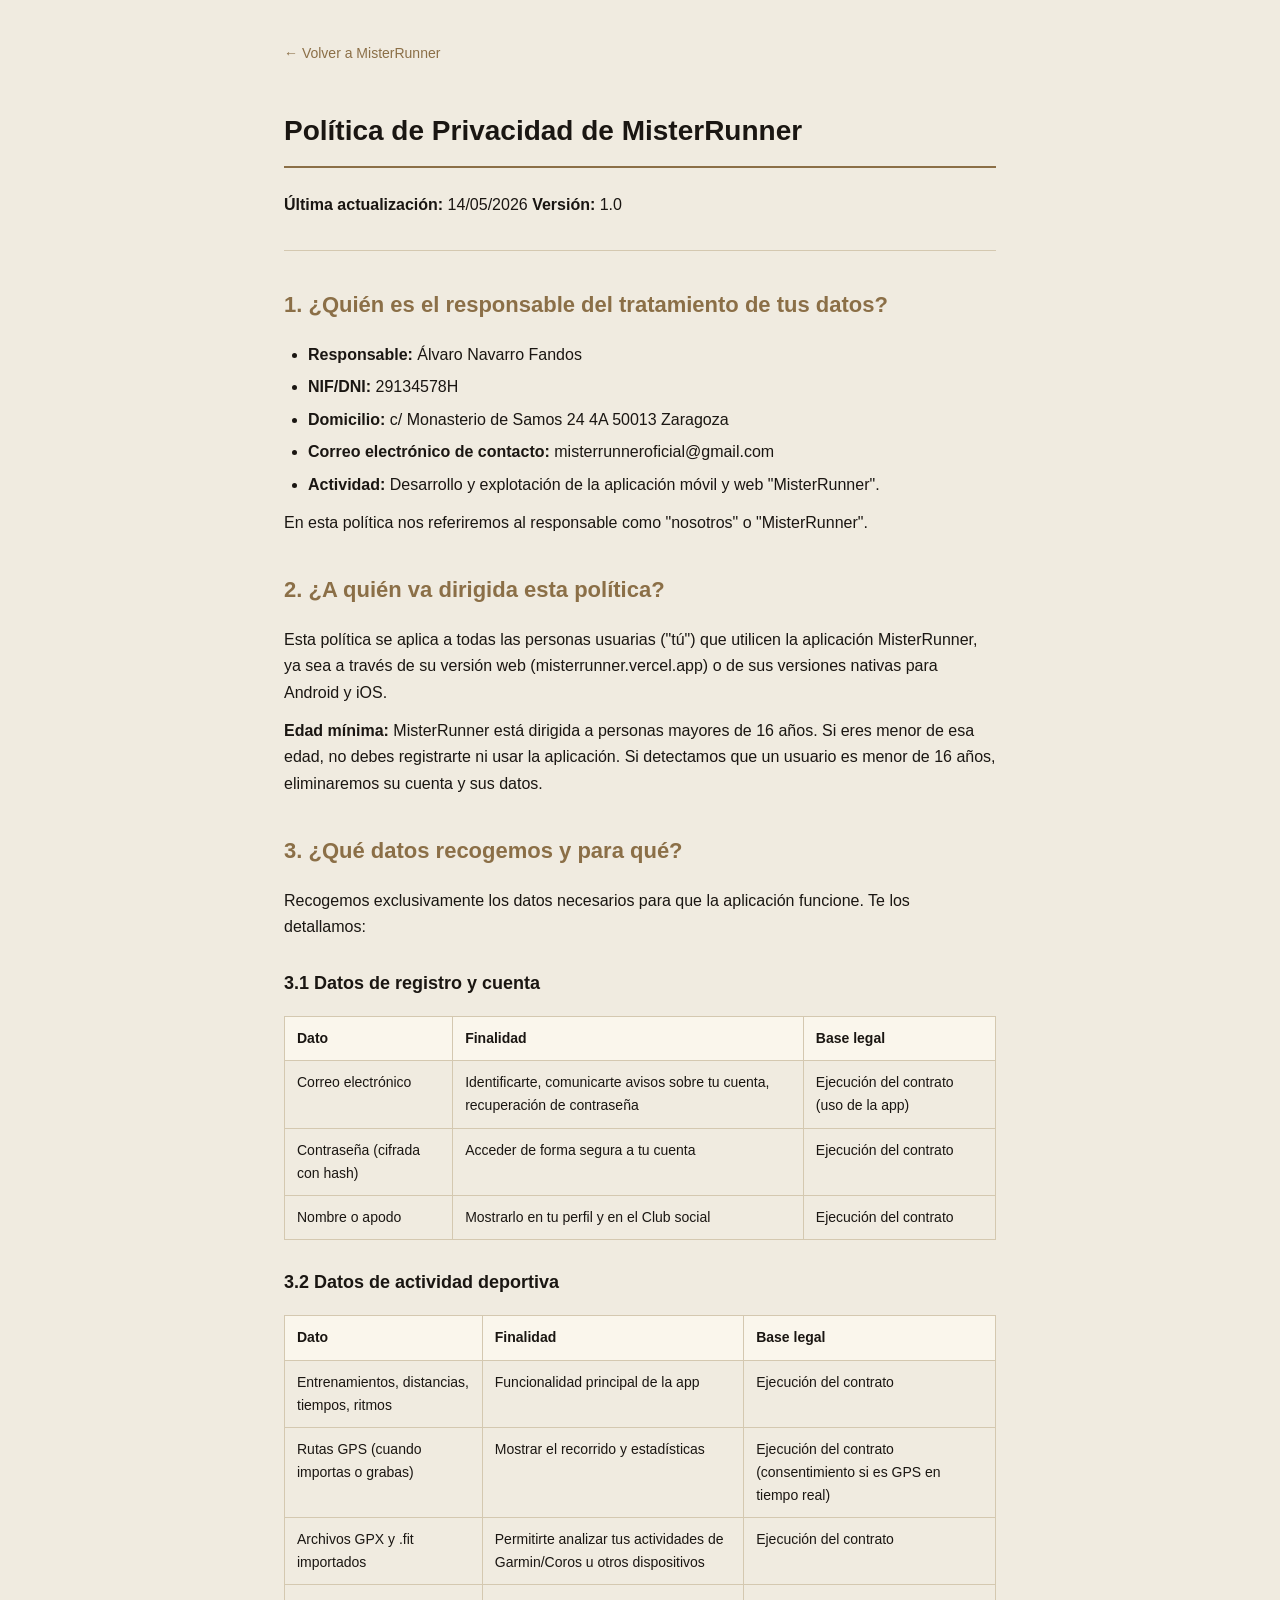
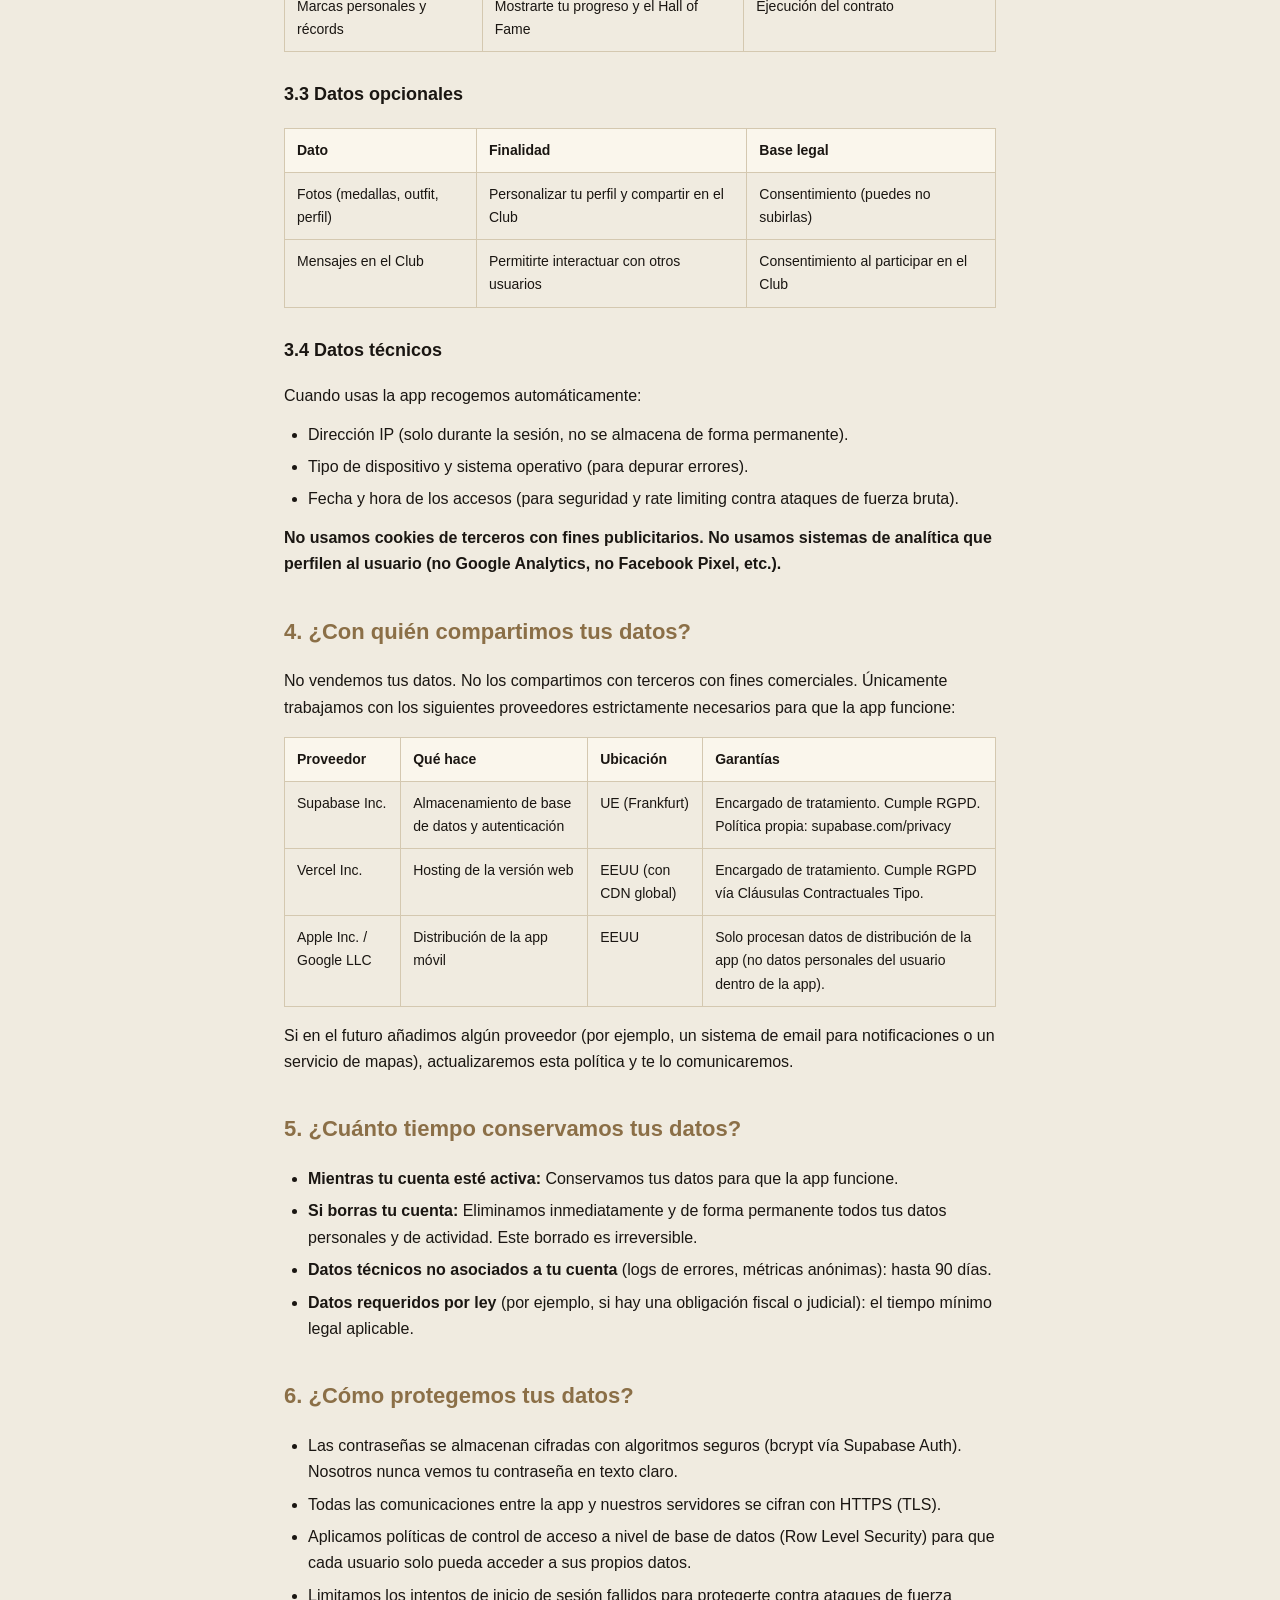
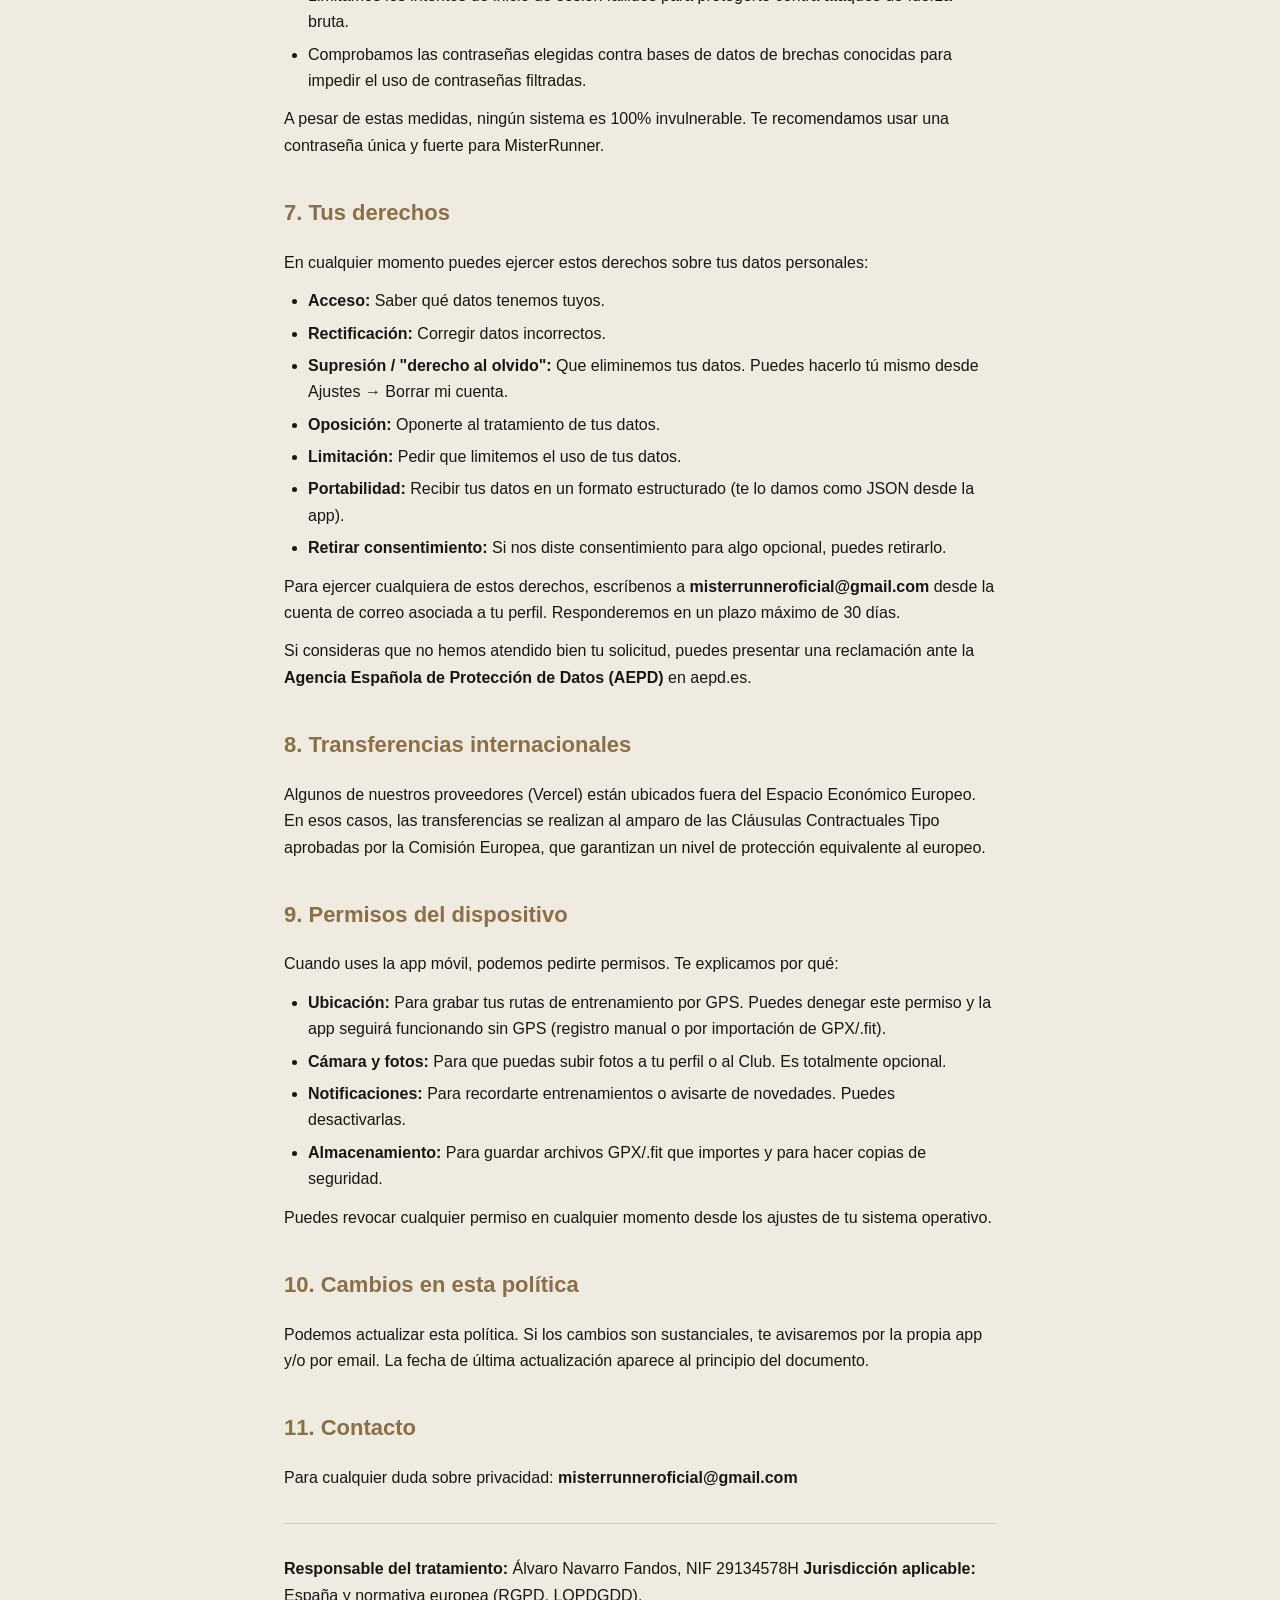
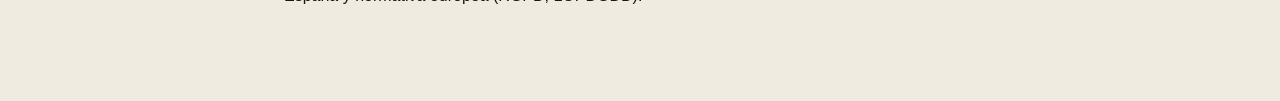
<file: privacy.html>
<!DOCTYPE html>
<html lang="es">
<head>
  <meta charset="UTF-8">
  <meta name="viewport" content="width=device-width, initial-scale=1.0, viewport-fit=cover">
  <meta name="robots" content="index, follow">
  <title>Política de Privacidad - MisterRunner</title>
  <meta name="description" content="Política de privacidad de MisterRunner. Cómo tratamos tus datos conforme al RGPD.">
  
<style>
  :root {
    --bg: #f0ebe0;
    --fg: #1a1612;
    --muted: #6b5d4a;
    --accent: #8b6f47;
    --card: #faf6ec;
    --border: #d4c8b0;
  }
  @media (prefers-color-scheme: dark) {
    :root {
      --bg: #1a1612;
      --fg: #f0ebe0;
      --muted: #a89a82;
      --accent: #c9a875;
      --card: #25201a;
      --border: #3a3228;
    }
  }
  * { box-sizing: border-box; }
  html, body {
    margin: 0; padding: 0;
    background: var(--bg);
    color: var(--fg);
    font-family: -apple-system, BlinkMacSystemFont, "Segoe UI", Roboto, "Helvetica Neue", Arial, sans-serif;
    font-size: 16px;
    line-height: 1.65;
    -webkit-font-smoothing: antialiased;
  }
  .wrap {
    max-width: 760px;
    margin: 0 auto;
    padding: 40px 24px 80px;
  }
  .back {
    display: inline-block;
    margin-bottom: 24px;
    color: var(--accent);
    text-decoration: none;
    font-size: 14px;
  }
  .back:hover { text-decoration: underline; }
  h1 {
    font-size: 28px;
    border-bottom: 2px solid var(--accent);
    padding-bottom: 12px;
    margin-bottom: 24px;
  }
  h2 {
    font-size: 22px;
    margin-top: 36px;
    color: var(--accent);
  }
  h3 {
    font-size: 18px;
    margin-top: 28px;
  }
  p, ul, ol { margin: 12px 0; }
  ul, ol { padding-left: 24px; }
  li { margin: 6px 0; }
  strong { color: var(--fg); }
  a { color: var(--accent); }
  hr {
    border: none;
    border-top: 1px solid var(--border);
    margin: 32px 0;
  }
  table {
    width: 100%;
    border-collapse: collapse;
    margin: 16px 0;
    font-size: 14px;
    overflow-x: auto;
    display: block;
  }
  th, td {
    border: 1px solid var(--border);
    padding: 10px 12px;
    text-align: left;
    vertical-align: top;
  }
  th {
    background: var(--card);
    font-weight: 600;
  }
  code {
    background: var(--card);
    padding: 2px 6px;
    border-radius: 4px;
    font-size: 0.9em;
  }
  blockquote {
    border-left: 4px solid var(--accent);
    margin: 16px 0;
    padding: 8px 16px;
    background: var(--card);
    color: var(--muted);
  }
  .meta {
    color: var(--muted);
    font-size: 14px;
    margin-bottom: 24px;
  }
  @media (max-width: 600px) {
    .wrap { padding: 24px 16px 60px; }
    h1 { font-size: 24px; }
    h2 { font-size: 19px; }
    table { font-size: 13px; }
    th, td { padding: 8px; }
  }
</style>

</head>
<body>
  <div class="wrap">
    <a class="back" href="/">← Volver a MisterRunner</a>
    <h1>Política de Privacidad de MisterRunner</h1>
<p><strong>Última actualización:</strong> 14/05/2026
<strong>Versión:</strong> 1.0</p>
<hr />
<h2>1. ¿Quién es el responsable del tratamiento de tus datos?</h2>
<ul>
<li><strong>Responsable:</strong> Álvaro Navarro Fandos</li>
<li><strong>NIF/DNI:</strong> 29134578H</li>
<li><strong>Domicilio:</strong> c/ Monasterio de Samos 24 4A 50013 Zaragoza</li>
<li><strong>Correo electrónico de contacto:</strong> misterrunneroficial@gmail.com</li>
<li><strong>Actividad:</strong> Desarrollo y explotación de la aplicación móvil y web "MisterRunner".</li>
</ul>
<p>En esta política nos referiremos al responsable como "nosotros" o "MisterRunner".</p>
<h2>2. ¿A quién va dirigida esta política?</h2>
<p>Esta política se aplica a todas las personas usuarias ("tú") que utilicen la aplicación MisterRunner, ya sea a través de su versión web (misterrunner.vercel.app) o de sus versiones nativas para Android y iOS.</p>
<p><strong>Edad mínima:</strong> MisterRunner está dirigida a personas mayores de 16 años. Si eres menor de esa edad, no debes registrarte ni usar la aplicación. Si detectamos que un usuario es menor de 16 años, eliminaremos su cuenta y sus datos.</p>
<h2>3. ¿Qué datos recogemos y para qué?</h2>
<p>Recogemos exclusivamente los datos necesarios para que la aplicación funcione. Te los detallamos:</p>
<h3>3.1 Datos de registro y cuenta</h3>
<table>
<thead>
<tr>
<th>Dato</th>
<th>Finalidad</th>
<th>Base legal</th>
</tr>
</thead>
<tbody>
<tr>
<td>Correo electrónico</td>
<td>Identificarte, comunicarte avisos sobre tu cuenta, recuperación de contraseña</td>
<td>Ejecución del contrato (uso de la app)</td>
</tr>
<tr>
<td>Contraseña (cifrada con hash)</td>
<td>Acceder de forma segura a tu cuenta</td>
<td>Ejecución del contrato</td>
</tr>
<tr>
<td>Nombre o apodo</td>
<td>Mostrarlo en tu perfil y en el Club social</td>
<td>Ejecución del contrato</td>
</tr>
</tbody>
</table>
<h3>3.2 Datos de actividad deportiva</h3>
<table>
<thead>
<tr>
<th>Dato</th>
<th>Finalidad</th>
<th>Base legal</th>
</tr>
</thead>
<tbody>
<tr>
<td>Entrenamientos, distancias, tiempos, ritmos</td>
<td>Funcionalidad principal de la app</td>
<td>Ejecución del contrato</td>
</tr>
<tr>
<td>Rutas GPS (cuando importas o grabas)</td>
<td>Mostrar el recorrido y estadísticas</td>
<td>Ejecución del contrato (consentimiento si es GPS en tiempo real)</td>
</tr>
<tr>
<td>Archivos GPX y .fit importados</td>
<td>Permitirte analizar tus actividades de Garmin/Coros u otros dispositivos</td>
<td>Ejecución del contrato</td>
</tr>
<tr>
<td>Marcas personales y récords</td>
<td>Mostrarte tu progreso y el Hall of Fame</td>
<td>Ejecución del contrato</td>
</tr>
</tbody>
</table>
<h3>3.3 Datos opcionales</h3>
<table>
<thead>
<tr>
<th>Dato</th>
<th>Finalidad</th>
<th>Base legal</th>
</tr>
</thead>
<tbody>
<tr>
<td>Fotos (medallas, outfit, perfil)</td>
<td>Personalizar tu perfil y compartir en el Club</td>
<td>Consentimiento (puedes no subirlas)</td>
</tr>
<tr>
<td>Mensajes en el Club</td>
<td>Permitirte interactuar con otros usuarios</td>
<td>Consentimiento al participar en el Club</td>
</tr>
</tbody>
</table>
<h3>3.4 Datos técnicos</h3>
<p>Cuando usas la app recogemos automáticamente:</p>
<ul>
<li>Dirección IP (solo durante la sesión, no se almacena de forma permanente).</li>
<li>Tipo de dispositivo y sistema operativo (para depurar errores).</li>
<li>Fecha y hora de los accesos (para seguridad y rate limiting contra ataques de fuerza bruta).</li>
</ul>
<p><strong>No usamos cookies de terceros con fines publicitarios. No usamos sistemas de analítica que perfilen al usuario (no Google Analytics, no Facebook Pixel, etc.).</strong></p>
<h2>4. ¿Con quién compartimos tus datos?</h2>
<p>No vendemos tus datos. No los compartimos con terceros con fines comerciales. Únicamente trabajamos con los siguientes proveedores estrictamente necesarios para que la app funcione:</p>
<table>
<thead>
<tr>
<th>Proveedor</th>
<th>Qué hace</th>
<th>Ubicación</th>
<th>Garantías</th>
</tr>
</thead>
<tbody>
<tr>
<td>Supabase Inc.</td>
<td>Almacenamiento de base de datos y autenticación</td>
<td>UE (Frankfurt)</td>
<td>Encargado de tratamiento. Cumple RGPD. Política propia: supabase.com/privacy</td>
</tr>
<tr>
<td>Vercel Inc.</td>
<td>Hosting de la versión web</td>
<td>EEUU (con CDN global)</td>
<td>Encargado de tratamiento. Cumple RGPD vía Cláusulas Contractuales Tipo.</td>
</tr>
<tr>
<td>Apple Inc. / Google LLC</td>
<td>Distribución de la app móvil</td>
<td>EEUU</td>
<td>Solo procesan datos de distribución de la app (no datos personales del usuario dentro de la app).</td>
</tr>
</tbody>
</table>
<p>Si en el futuro añadimos algún proveedor (por ejemplo, un sistema de email para notificaciones o un servicio de mapas), actualizaremos esta política y te lo comunicaremos.</p>
<h2>5. ¿Cuánto tiempo conservamos tus datos?</h2>
<ul>
<li><strong>Mientras tu cuenta esté activa:</strong> Conservamos tus datos para que la app funcione.</li>
<li><strong>Si borras tu cuenta:</strong> Eliminamos inmediatamente y de forma permanente todos tus datos personales y de actividad. Este borrado es irreversible.</li>
<li><strong>Datos técnicos no asociados a tu cuenta</strong> (logs de errores, métricas anónimas): hasta 90 días.</li>
<li><strong>Datos requeridos por ley</strong> (por ejemplo, si hay una obligación fiscal o judicial): el tiempo mínimo legal aplicable.</li>
</ul>
<h2>6. ¿Cómo protegemos tus datos?</h2>
<ul>
<li>Las contraseñas se almacenan cifradas con algoritmos seguros (bcrypt vía Supabase Auth). Nosotros nunca vemos tu contraseña en texto claro.</li>
<li>Todas las comunicaciones entre la app y nuestros servidores se cifran con HTTPS (TLS).</li>
<li>Aplicamos políticas de control de acceso a nivel de base de datos (Row Level Security) para que cada usuario solo pueda acceder a sus propios datos.</li>
<li>Limitamos los intentos de inicio de sesión fallidos para protegerte contra ataques de fuerza bruta.</li>
<li>Comprobamos las contraseñas elegidas contra bases de datos de brechas conocidas para impedir el uso de contraseñas filtradas.</li>
</ul>
<p>A pesar de estas medidas, ningún sistema es 100% invulnerable. Te recomendamos usar una contraseña única y fuerte para MisterRunner.</p>
<h2>7. Tus derechos</h2>
<p>En cualquier momento puedes ejercer estos derechos sobre tus datos personales:</p>
<ul>
<li><strong>Acceso:</strong> Saber qué datos tenemos tuyos.</li>
<li><strong>Rectificación:</strong> Corregir datos incorrectos.</li>
<li><strong>Supresión / "derecho al olvido":</strong> Que eliminemos tus datos. Puedes hacerlo tú mismo desde Ajustes → Borrar mi cuenta.</li>
<li><strong>Oposición:</strong> Oponerte al tratamiento de tus datos.</li>
<li><strong>Limitación:</strong> Pedir que limitemos el uso de tus datos.</li>
<li><strong>Portabilidad:</strong> Recibir tus datos en un formato estructurado (te lo damos como JSON desde la app).</li>
<li><strong>Retirar consentimiento:</strong> Si nos diste consentimiento para algo opcional, puedes retirarlo.</li>
</ul>
<p>Para ejercer cualquiera de estos derechos, escríbenos a <strong>misterrunneroficial@gmail.com</strong> desde la cuenta de correo asociada a tu perfil. Responderemos en un plazo máximo de 30 días.</p>
<p>Si consideras que no hemos atendido bien tu solicitud, puedes presentar una reclamación ante la <strong>Agencia Española de Protección de Datos (AEPD)</strong> en aepd.es.</p>
<h2>8. Transferencias internacionales</h2>
<p>Algunos de nuestros proveedores (Vercel) están ubicados fuera del Espacio Económico Europeo. En esos casos, las transferencias se realizan al amparo de las Cláusulas Contractuales Tipo aprobadas por la Comisión Europea, que garantizan un nivel de protección equivalente al europeo.</p>
<h2>9. Permisos del dispositivo</h2>
<p>Cuando uses la app móvil, podemos pedirte permisos. Te explicamos por qué:</p>
<ul>
<li><strong>Ubicación:</strong> Para grabar tus rutas de entrenamiento por GPS. Puedes denegar este permiso y la app seguirá funcionando sin GPS (registro manual o por importación de GPX/.fit).</li>
<li><strong>Cámara y fotos:</strong> Para que puedas subir fotos a tu perfil o al Club. Es totalmente opcional.</li>
<li><strong>Notificaciones:</strong> Para recordarte entrenamientos o avisarte de novedades. Puedes desactivarlas.</li>
<li><strong>Almacenamiento:</strong> Para guardar archivos GPX/.fit que importes y para hacer copias de seguridad.</li>
</ul>
<p>Puedes revocar cualquier permiso en cualquier momento desde los ajustes de tu sistema operativo.</p>
<h2>10. Cambios en esta política</h2>
<p>Podemos actualizar esta política. Si los cambios son sustanciales, te avisaremos por la propia app y/o por email. La fecha de última actualización aparece al principio del documento.</p>
<h2>11. Contacto</h2>
<p>Para cualquier duda sobre privacidad: <strong>misterrunneroficial@gmail.com</strong></p>
<hr />
<p><strong>Responsable del tratamiento:</strong> Álvaro Navarro Fandos, NIF 29134578H
<strong>Jurisdicción aplicable:</strong> España y normativa europea (RGPD, LOPDGDD).</p>
  </div>
</body>
</html>
</file>
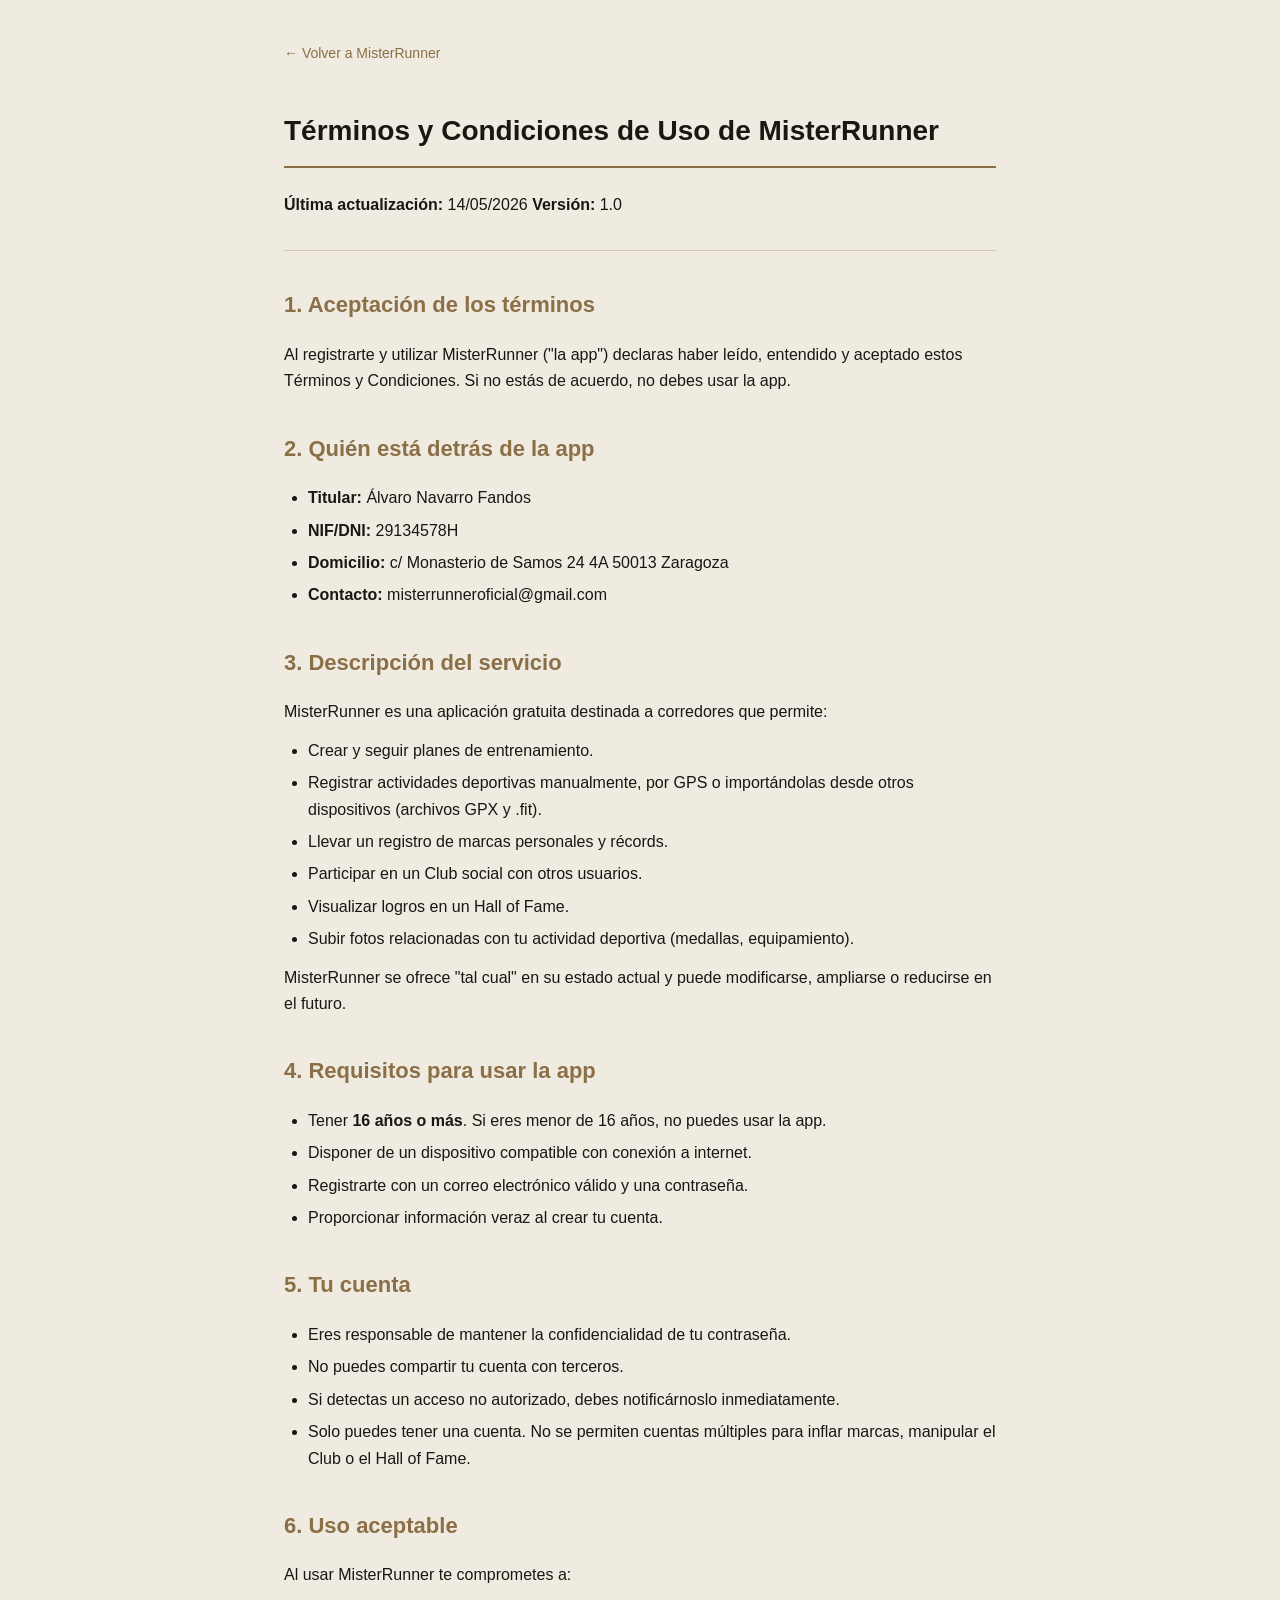
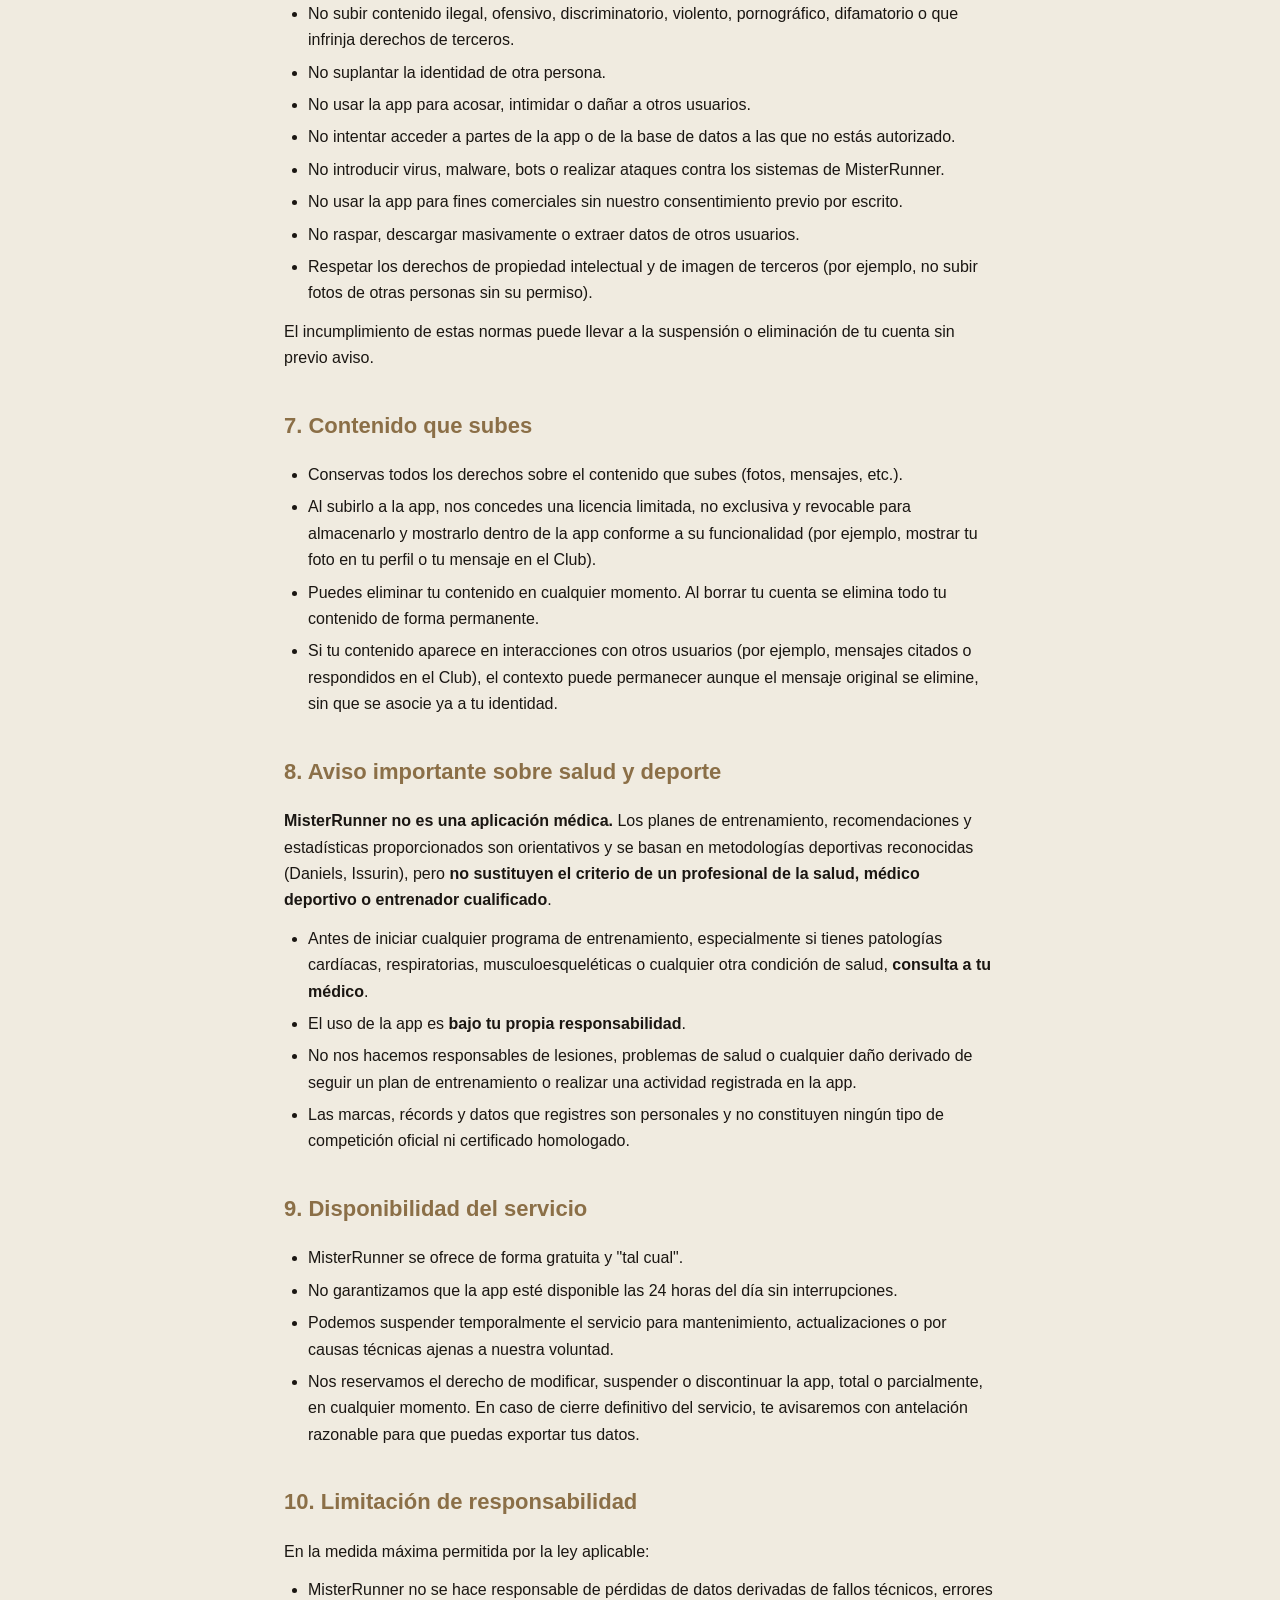
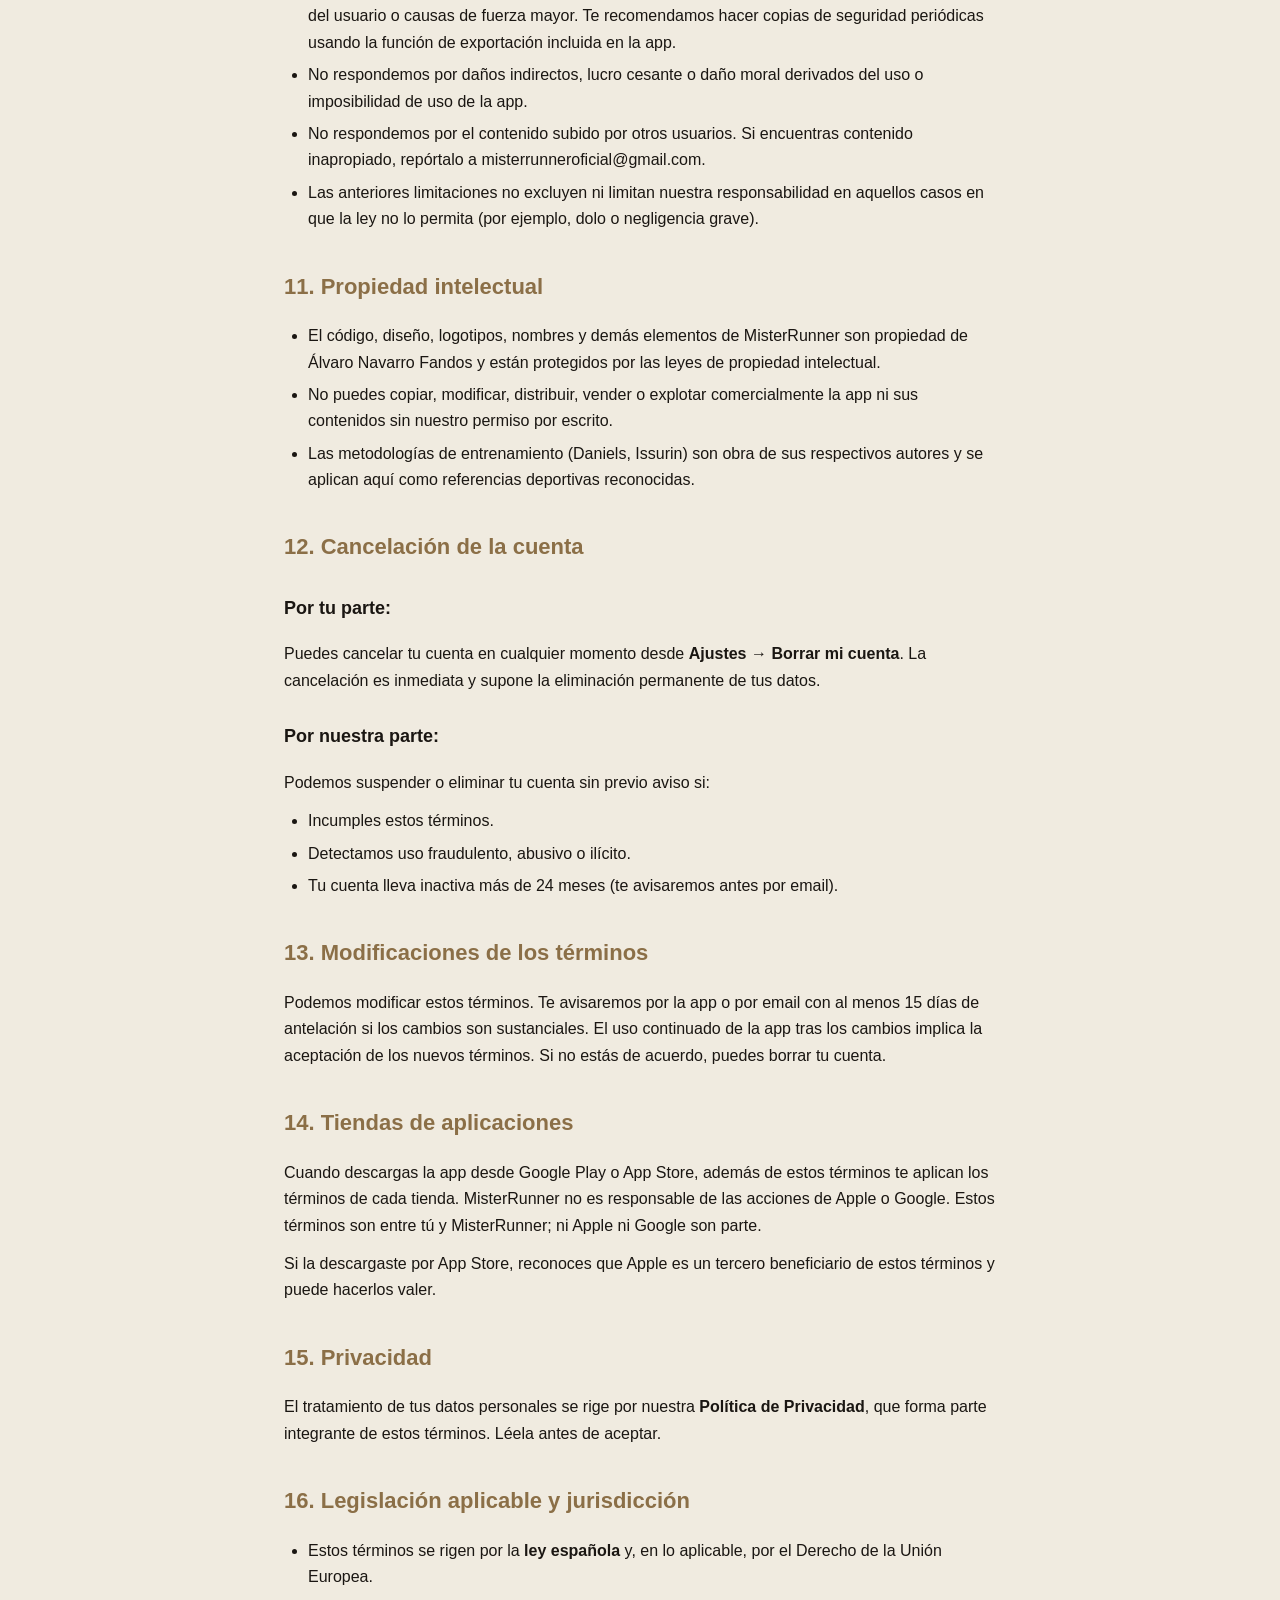
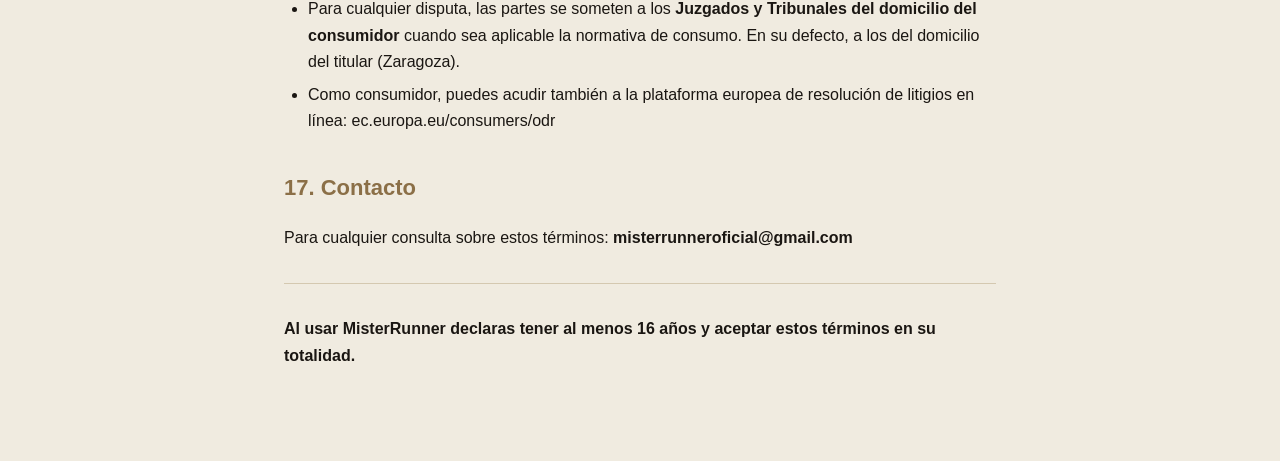
<file: terms.html>
<!DOCTYPE html>
<html lang="es">
<head>
  <meta charset="UTF-8">
  <meta name="viewport" content="width=device-width, initial-scale=1.0, viewport-fit=cover">
  <meta name="robots" content="index, follow">
  <title>Términos y Condiciones - MisterRunner</title>
  <meta name="description" content="Términos y condiciones de uso de la aplicación MisterRunner.">
  
<style>
  :root {
    --bg: #f0ebe0;
    --fg: #1a1612;
    --muted: #6b5d4a;
    --accent: #8b6f47;
    --card: #faf6ec;
    --border: #d4c8b0;
  }
  @media (prefers-color-scheme: dark) {
    :root {
      --bg: #1a1612;
      --fg: #f0ebe0;
      --muted: #a89a82;
      --accent: #c9a875;
      --card: #25201a;
      --border: #3a3228;
    }
  }
  * { box-sizing: border-box; }
  html, body {
    margin: 0; padding: 0;
    background: var(--bg);
    color: var(--fg);
    font-family: -apple-system, BlinkMacSystemFont, "Segoe UI", Roboto, "Helvetica Neue", Arial, sans-serif;
    font-size: 16px;
    line-height: 1.65;
    -webkit-font-smoothing: antialiased;
  }
  .wrap {
    max-width: 760px;
    margin: 0 auto;
    padding: 40px 24px 80px;
  }
  .back {
    display: inline-block;
    margin-bottom: 24px;
    color: var(--accent);
    text-decoration: none;
    font-size: 14px;
  }
  .back:hover { text-decoration: underline; }
  h1 {
    font-size: 28px;
    border-bottom: 2px solid var(--accent);
    padding-bottom: 12px;
    margin-bottom: 24px;
  }
  h2 {
    font-size: 22px;
    margin-top: 36px;
    color: var(--accent);
  }
  h3 {
    font-size: 18px;
    margin-top: 28px;
  }
  p, ul, ol { margin: 12px 0; }
  ul, ol { padding-left: 24px; }
  li { margin: 6px 0; }
  strong { color: var(--fg); }
  a { color: var(--accent); }
  hr {
    border: none;
    border-top: 1px solid var(--border);
    margin: 32px 0;
  }
  table {
    width: 100%;
    border-collapse: collapse;
    margin: 16px 0;
    font-size: 14px;
    overflow-x: auto;
    display: block;
  }
  th, td {
    border: 1px solid var(--border);
    padding: 10px 12px;
    text-align: left;
    vertical-align: top;
  }
  th {
    background: var(--card);
    font-weight: 600;
  }
  code {
    background: var(--card);
    padding: 2px 6px;
    border-radius: 4px;
    font-size: 0.9em;
  }
  blockquote {
    border-left: 4px solid var(--accent);
    margin: 16px 0;
    padding: 8px 16px;
    background: var(--card);
    color: var(--muted);
  }
  .meta {
    color: var(--muted);
    font-size: 14px;
    margin-bottom: 24px;
  }
  @media (max-width: 600px) {
    .wrap { padding: 24px 16px 60px; }
    h1 { font-size: 24px; }
    h2 { font-size: 19px; }
    table { font-size: 13px; }
    th, td { padding: 8px; }
  }
</style>

</head>
<body>
  <div class="wrap">
    <a class="back" href="/">← Volver a MisterRunner</a>
    <h1>Términos y Condiciones de Uso de MisterRunner</h1>
<p><strong>Última actualización:</strong> 14/05/2026
<strong>Versión:</strong> 1.0</p>
<hr />
<h2>1. Aceptación de los términos</h2>
<p>Al registrarte y utilizar MisterRunner ("la app") declaras haber leído, entendido y aceptado estos Términos y Condiciones. Si no estás de acuerdo, no debes usar la app.</p>
<h2>2. Quién está detrás de la app</h2>
<ul>
<li><strong>Titular:</strong> Álvaro Navarro Fandos</li>
<li><strong>NIF/DNI:</strong> 29134578H</li>
<li><strong>Domicilio:</strong> c/ Monasterio de Samos 24 4A 50013 Zaragoza</li>
<li><strong>Contacto:</strong> misterrunneroficial@gmail.com</li>
</ul>
<h2>3. Descripción del servicio</h2>
<p>MisterRunner es una aplicación gratuita destinada a corredores que permite:</p>
<ul>
<li>Crear y seguir planes de entrenamiento.</li>
<li>Registrar actividades deportivas manualmente, por GPS o importándolas desde otros dispositivos (archivos GPX y .fit).</li>
<li>Llevar un registro de marcas personales y récords.</li>
<li>Participar en un Club social con otros usuarios.</li>
<li>Visualizar logros en un Hall of Fame.</li>
<li>Subir fotos relacionadas con tu actividad deportiva (medallas, equipamiento).</li>
</ul>
<p>MisterRunner se ofrece "tal cual" en su estado actual y puede modificarse, ampliarse o reducirse en el futuro.</p>
<h2>4. Requisitos para usar la app</h2>
<ul>
<li>Tener <strong>16 años o más</strong>. Si eres menor de 16 años, no puedes usar la app.</li>
<li>Disponer de un dispositivo compatible con conexión a internet.</li>
<li>Registrarte con un correo electrónico válido y una contraseña.</li>
<li>Proporcionar información veraz al crear tu cuenta.</li>
</ul>
<h2>5. Tu cuenta</h2>
<ul>
<li>Eres responsable de mantener la confidencialidad de tu contraseña.</li>
<li>No puedes compartir tu cuenta con terceros.</li>
<li>Si detectas un acceso no autorizado, debes notificárnoslo inmediatamente.</li>
<li>Solo puedes tener una cuenta. No se permiten cuentas múltiples para inflar marcas, manipular el Club o el Hall of Fame.</li>
</ul>
<h2>6. Uso aceptable</h2>
<p>Al usar MisterRunner te comprometes a:</p>
<ul>
<li>No subir contenido ilegal, ofensivo, discriminatorio, violento, pornográfico, difamatorio o que infrinja derechos de terceros.</li>
<li>No suplantar la identidad de otra persona.</li>
<li>No usar la app para acosar, intimidar o dañar a otros usuarios.</li>
<li>No intentar acceder a partes de la app o de la base de datos a las que no estás autorizado.</li>
<li>No introducir virus, malware, bots o realizar ataques contra los sistemas de MisterRunner.</li>
<li>No usar la app para fines comerciales sin nuestro consentimiento previo por escrito.</li>
<li>No raspar, descargar masivamente o extraer datos de otros usuarios.</li>
<li>Respetar los derechos de propiedad intelectual y de imagen de terceros (por ejemplo, no subir fotos de otras personas sin su permiso).</li>
</ul>
<p>El incumplimiento de estas normas puede llevar a la suspensión o eliminación de tu cuenta sin previo aviso.</p>
<h2>7. Contenido que subes</h2>
<ul>
<li>Conservas todos los derechos sobre el contenido que subes (fotos, mensajes, etc.).</li>
<li>Al subirlo a la app, nos concedes una licencia limitada, no exclusiva y revocable para almacenarlo y mostrarlo dentro de la app conforme a su funcionalidad (por ejemplo, mostrar tu foto en tu perfil o tu mensaje en el Club).</li>
<li>Puedes eliminar tu contenido en cualquier momento. Al borrar tu cuenta se elimina todo tu contenido de forma permanente.</li>
<li>Si tu contenido aparece en interacciones con otros usuarios (por ejemplo, mensajes citados o respondidos en el Club), el contexto puede permanecer aunque el mensaje original se elimine, sin que se asocie ya a tu identidad.</li>
</ul>
<h2>8. Aviso importante sobre salud y deporte</h2>
<p><strong>MisterRunner no es una aplicación médica.</strong> Los planes de entrenamiento, recomendaciones y estadísticas proporcionados son orientativos y se basan en metodologías deportivas reconocidas (Daniels, Issurin), pero <strong>no sustituyen el criterio de un profesional de la salud, médico deportivo o entrenador cualificado</strong>.</p>
<ul>
<li>Antes de iniciar cualquier programa de entrenamiento, especialmente si tienes patologías cardíacas, respiratorias, musculoesqueléticas o cualquier otra condición de salud, <strong>consulta a tu médico</strong>.</li>
<li>El uso de la app es <strong>bajo tu propia responsabilidad</strong>.</li>
<li>No nos hacemos responsables de lesiones, problemas de salud o cualquier daño derivado de seguir un plan de entrenamiento o realizar una actividad registrada en la app.</li>
<li>Las marcas, récords y datos que registres son personales y no constituyen ningún tipo de competición oficial ni certificado homologado.</li>
</ul>
<h2>9. Disponibilidad del servicio</h2>
<ul>
<li>MisterRunner se ofrece de forma gratuita y "tal cual".</li>
<li>No garantizamos que la app esté disponible las 24 horas del día sin interrupciones.</li>
<li>Podemos suspender temporalmente el servicio para mantenimiento, actualizaciones o por causas técnicas ajenas a nuestra voluntad.</li>
<li>Nos reservamos el derecho de modificar, suspender o discontinuar la app, total o parcialmente, en cualquier momento. En caso de cierre definitivo del servicio, te avisaremos con antelación razonable para que puedas exportar tus datos.</li>
</ul>
<h2>10. Limitación de responsabilidad</h2>
<p>En la medida máxima permitida por la ley aplicable:</p>
<ul>
<li>MisterRunner no se hace responsable de pérdidas de datos derivadas de fallos técnicos, errores del usuario o causas de fuerza mayor. Te recomendamos hacer copias de seguridad periódicas usando la función de exportación incluida en la app.</li>
<li>No respondemos por daños indirectos, lucro cesante o daño moral derivados del uso o imposibilidad de uso de la app.</li>
<li>No respondemos por el contenido subido por otros usuarios. Si encuentras contenido inapropiado, repórtalo a misterrunneroficial@gmail.com.</li>
<li>Las anteriores limitaciones no excluyen ni limitan nuestra responsabilidad en aquellos casos en que la ley no lo permita (por ejemplo, dolo o negligencia grave).</li>
</ul>
<h2>11. Propiedad intelectual</h2>
<ul>
<li>El código, diseño, logotipos, nombres y demás elementos de MisterRunner son propiedad de Álvaro Navarro Fandos y están protegidos por las leyes de propiedad intelectual.</li>
<li>No puedes copiar, modificar, distribuir, vender o explotar comercialmente la app ni sus contenidos sin nuestro permiso por escrito.</li>
<li>Las metodologías de entrenamiento (Daniels, Issurin) son obra de sus respectivos autores y se aplican aquí como referencias deportivas reconocidas.</li>
</ul>
<h2>12. Cancelación de la cuenta</h2>
<h3>Por tu parte:</h3>
<p>Puedes cancelar tu cuenta en cualquier momento desde <strong>Ajustes → Borrar mi cuenta</strong>. La cancelación es inmediata y supone la eliminación permanente de tus datos.</p>
<h3>Por nuestra parte:</h3>
<p>Podemos suspender o eliminar tu cuenta sin previo aviso si:</p>
<ul>
<li>Incumples estos términos.</li>
<li>Detectamos uso fraudulento, abusivo o ilícito.</li>
<li>Tu cuenta lleva inactiva más de 24 meses (te avisaremos antes por email).</li>
</ul>
<h2>13. Modificaciones de los términos</h2>
<p>Podemos modificar estos términos. Te avisaremos por la app o por email con al menos 15 días de antelación si los cambios son sustanciales. El uso continuado de la app tras los cambios implica la aceptación de los nuevos términos. Si no estás de acuerdo, puedes borrar tu cuenta.</p>
<h2>14. Tiendas de aplicaciones</h2>
<p>Cuando descargas la app desde Google Play o App Store, además de estos términos te aplican los términos de cada tienda. MisterRunner no es responsable de las acciones de Apple o Google. Estos términos son entre tú y MisterRunner; ni Apple ni Google son parte.</p>
<p>Si la descargaste por App Store, reconoces que Apple es un tercero beneficiario de estos términos y puede hacerlos valer.</p>
<h2>15. Privacidad</h2>
<p>El tratamiento de tus datos personales se rige por nuestra <strong>Política de Privacidad</strong>, que forma parte integrante de estos términos. Léela antes de aceptar.</p>
<h2>16. Legislación aplicable y jurisdicción</h2>
<ul>
<li>Estos términos se rigen por la <strong>ley española</strong> y, en lo aplicable, por el Derecho de la Unión Europea.</li>
<li>Para cualquier disputa, las partes se someten a los <strong>Juzgados y Tribunales del domicilio del consumidor</strong> cuando sea aplicable la normativa de consumo. En su defecto, a los del domicilio del titular (Zaragoza).</li>
<li>Como consumidor, puedes acudir también a la plataforma europea de resolución de litigios en línea: ec.europa.eu/consumers/odr</li>
</ul>
<h2>17. Contacto</h2>
<p>Para cualquier consulta sobre estos términos: <strong>misterrunneroficial@gmail.com</strong></p>
<hr />
<p><strong>Al usar MisterRunner declaras tener al menos 16 años y aceptar estos términos en su totalidad.</strong></p>
  </div>
</body>
</html>
</file>
